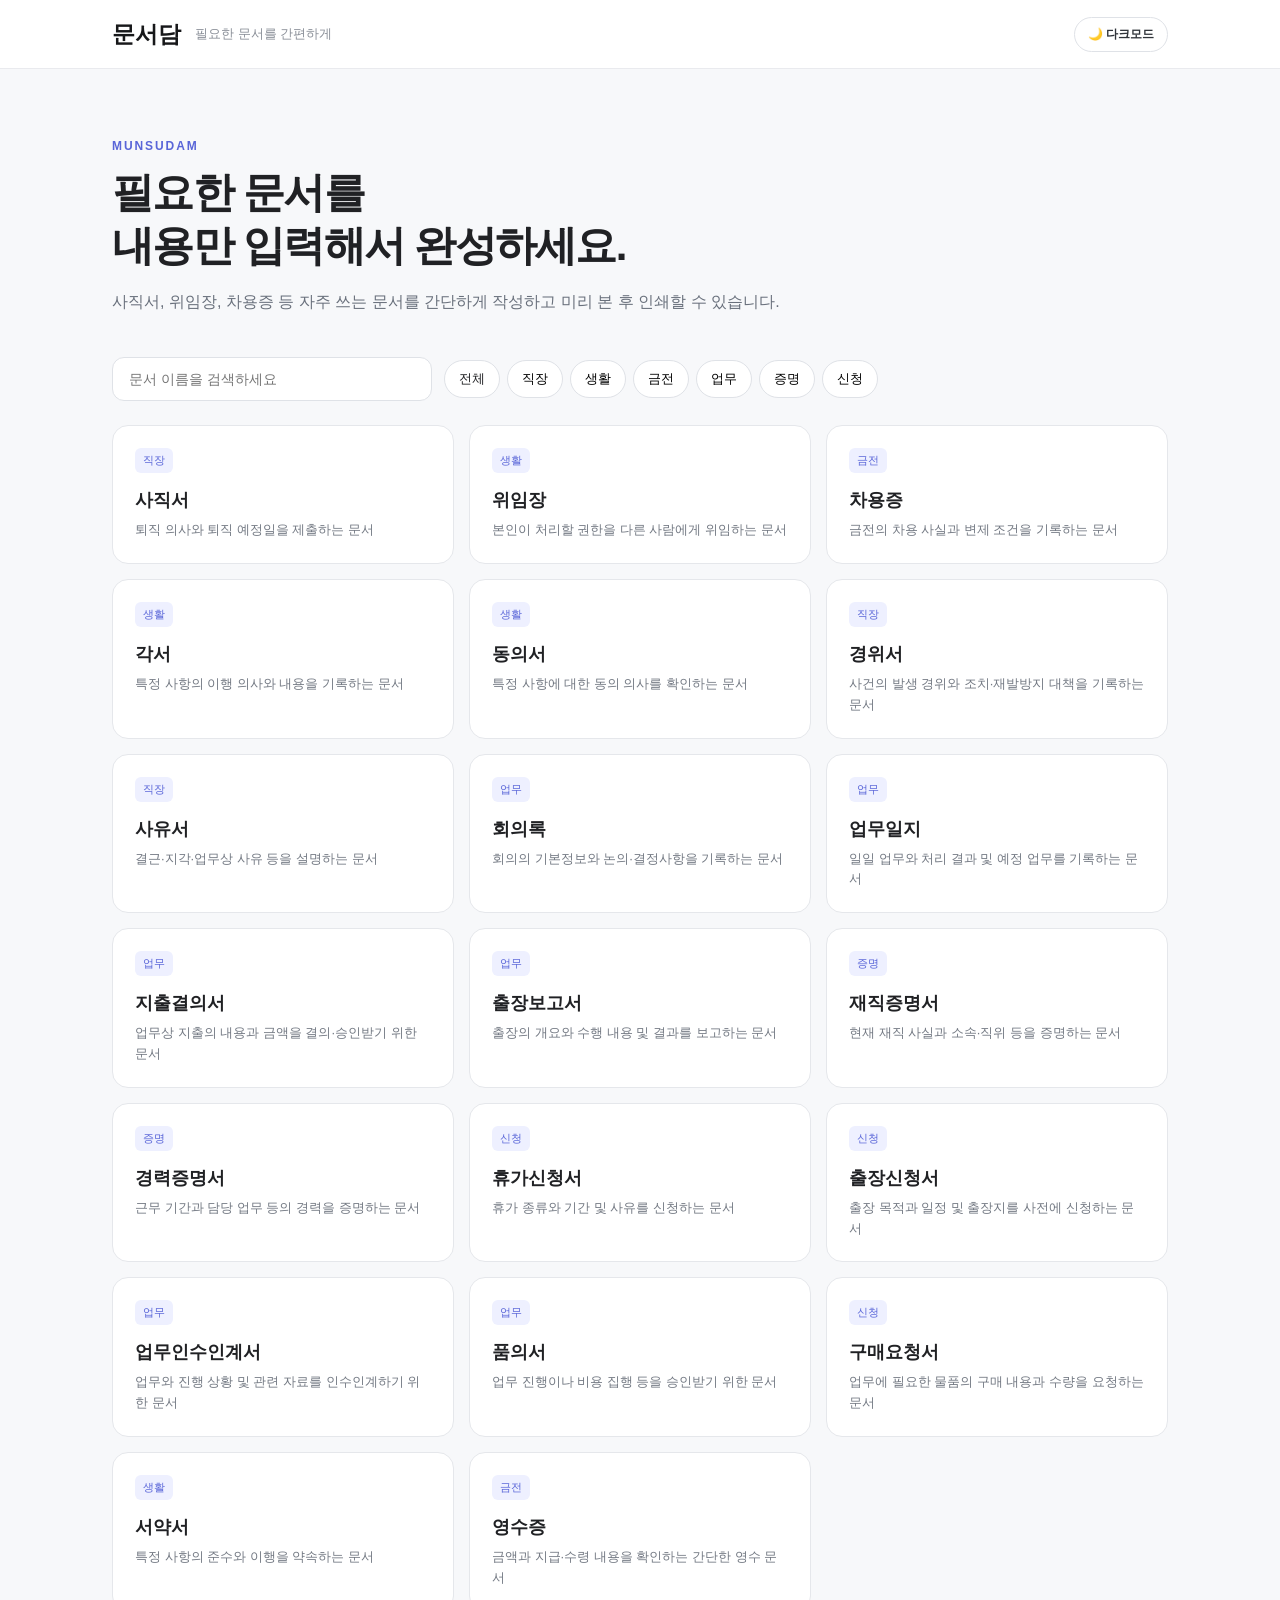
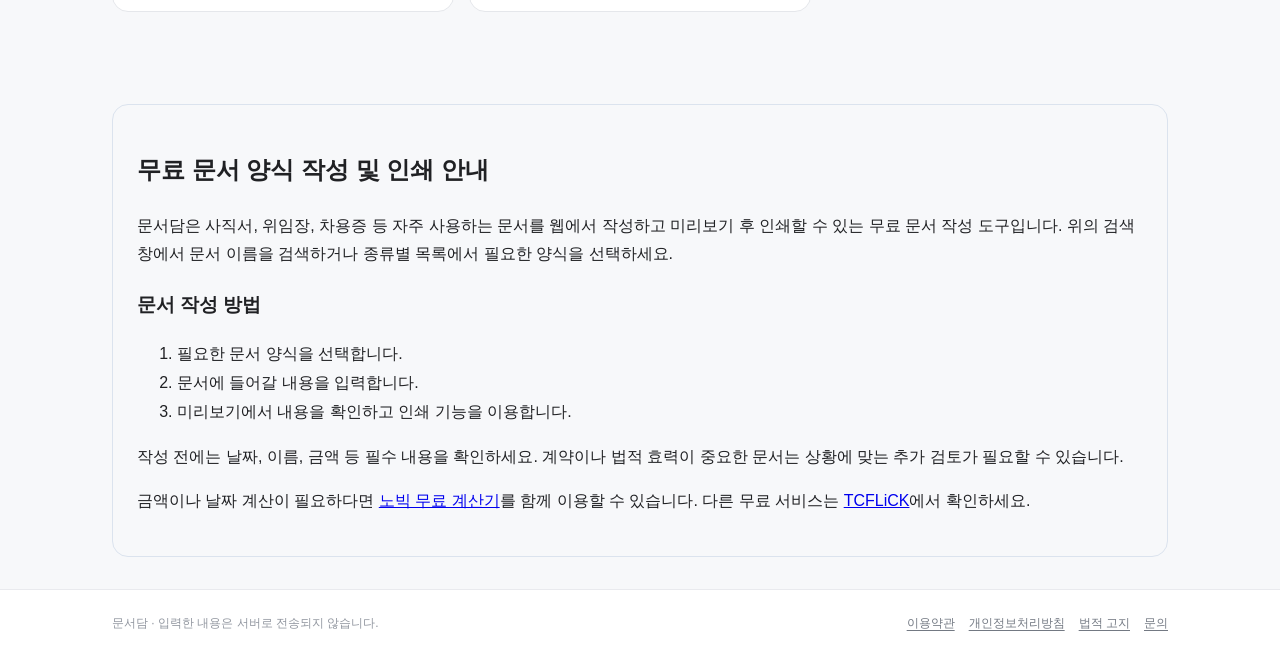
<file: index.html>
<!doctype html>
<html lang="ko">
<head>
<meta charset="UTF-8">
<meta name="viewport" content="width=device-width,initial-scale=1">
<meta name="robots" content="index,follow">
<meta name="google-site-verification" content="hAHkcvWFhoATFOdphua3yECySUCnJXT2IC9gfm0cYew" />
<meta name="naver-site-verification" content="61375bac804bb3dd9c718bdac28cc4446628a45f" />
<link rel="canonical" href="https://munsudam.tcflick.com/">
<meta name="theme-color" content="#ffffff">
<meta name="description" content="문서담에서 영수증·견적서·거래명세서 등 필요한 문서 양식을 무료로 작성하고 미리보기와 인쇄까지 간편하게 이용하세요.">



<meta property="og:type" content="website">
<meta property="og:site_name" content="문서담">
<meta property="og:url" content="https://munsudam.tcflick.com/">
<meta property="og:title" content="문서담 | MUNSUDAM">
<meta property="og:description" content="필요한 문서를 선택하고 작성한 뒤 미리 보고 인쇄할 수 있습니다.">
<meta property="og:image:type" content="image/png">
<meta property="og:image" content="https://munsudam.tcflick.com/og-image-munsudam.png?v=20261024-2">
<meta property="og:image:width" content="1711">
<meta property="og:image:height" content="864">
<meta name="twitter:card" content="summary_large_image">
<meta name="twitter:title" content="문서담 | MUNSUDAM">
<meta name="twitter:description" content="필요한 문서를 간편하게 작성하고 미리 본 후 인쇄하세요.">
<meta name="twitter:image" content="https://munsudam.tcflick.com/og-image-munsudam.png?v=20261024-2">
<title>문서담 | 무료 영수증·견적서·거래명세서 양식 작성 및 인쇄</title>
<script type="application/ld+json">{"@context":"https://schema.org","@type":"WebApplication","name":"문서담","alternateName":"MUNSUDAM","url":"https://munsudam.tcflick.com/","description":"필요한 문서를 선택하고 내용을 입력해 문서를 작성한 뒤 미리 보고 인쇄할 수 있는 문서 양식 서비스.","applicationCategory":"BusinessApplication","operatingSystem":"Web","inLanguage":"ko-KR"}</script>
<link rel="stylesheet" href="style.css">
<link rel="icon" type="image/png" href="/%ED%8C%8C%EB%9E%80%20%EB%B0%B0%EA%B2%BD%EC%9D%98%20%EB%AC%B8%EC%84%9C%EC%99%80%20%EA%B9%83%ED%84%B8%20%EC%95%84%EC%9D%B4%EC%BD%98.png">
<link rel="apple-touch-icon" sizes="64x64" href="/%ED%8C%8C%EB%9E%80%20%EB%B0%B0%EA%B2%BD%EC%9D%98%20%EB%AC%B8%EC%84%9C%EC%99%80%20%EA%B9%83%ED%84%B8%20%EC%95%84%EC%9D%B4%EC%BD%98.png">

<script async src="https://pagead2.googlesyndication.com/pagead/js/adsbygoogle.js?client=ca-pub-6943939077344765" crossorigin="anonymous"></script>
</head>
<body>
<header class="header"><div class="wrap nav"><a class="brand" href="#">문서담</a><span class="tag">필요한 문서를 간편하게</span><button id="themeToggle" class="theme-toggle" type="button" aria-label="다크모드 전환">🌙 다크모드</button></div></header>
<main id="main-content" class="wrap">
<section class="hero"><p class="eyebrow">MUNSUDAM</p><h1>필요한 문서를<br><strong>내용만 입력해서 완성하세요.</strong></h1><p>사직서, 위임장, 차용증 등 자주 쓰는 문서를 간단하게 작성하고 미리 본 후 인쇄할 수 있습니다.</p></section>
<section class="toolbar"><input id="search" type="search" placeholder="문서 이름을 검색하세요"><div id="categories" class="categories"></div></section>
<section id="cards" class="cards"></section>
<section id="editor" class="editor hidden"></section>

<section class="seo-guide" aria-labelledby="document-guide-title" style="margin:32px 0;padding:24px;border:1px solid #dbe3ee;border-radius:16px;line-height:1.8">
<h2 id="document-guide-title">무료 문서 양식 작성 및 인쇄 안내</h2>
<p>문서담은 사직서, 위임장, 차용증 등 자주 사용하는 문서를 웹에서 작성하고 미리보기 후 인쇄할 수 있는 무료 문서 작성 도구입니다. 위의 검색창에서 문서 이름을 검색하거나 종류별 목록에서 필요한 양식을 선택하세요.</p>
<h3>문서 작성 방법</h3>
<ol><li>필요한 문서 양식을 선택합니다.</li><li>문서에 들어갈 내용을 입력합니다.</li><li>미리보기에서 내용을 확인하고 인쇄 기능을 이용합니다.</li></ol>
<p>작성 전에는 날짜, 이름, 금액 등 필수 내용을 확인하세요. 계약이나 법적 효력이 중요한 문서는 상황에 맞는 추가 검토가 필요할 수 있습니다.</p>
<p>금액이나 날짜 계산이 필요하다면 <a href="https://noviq.tcflick.com/">노빅 무료 계산기</a>를 함께 이용할 수 있습니다. 다른 무료 서비스는 <a href="https://tcflick.com/">TCFLiCK</a>에서 확인하세요.</p>
</section>
</main>
<footer><div class="wrap footer-inner"><span>문서담 · 입력한 내용은 서버로 전송되지 않습니다.</span><div class="legal-links"><a href="/terms" onclick="if (typeof openLegal === 'function') { event.preventDefault(); openLegal('terms'); }">이용약관</a><a href="/privacy" onclick="if (typeof openLegal === 'function') { event.preventDefault(); openLegal('privacy'); }">개인정보처리방침</a><button type="button" onclick="openLegal('notice')">법적 고지</button><a href="/contact" onclick="if (typeof openLegal === 'function') { event.preventDefault(); openLegal('contact'); }">문의</a></div></div></footer>
<div id="legalModal" class="legal-modal hidden" role="dialog" aria-modal="true" aria-labelledby="legalTitle">
  <div class="legal-backdrop" onclick="closeLegal()"></div>
  <section class="legal-panel">
    <button class="legal-close" type="button" onclick="closeLegal()" aria-label="닫기">×</button>
    <h2 id="legalTitle"></h2>
    <div id="legalContent"></div>
  </section>
</div>
<script src="script.js"></script>
</body>
</html>
</file>
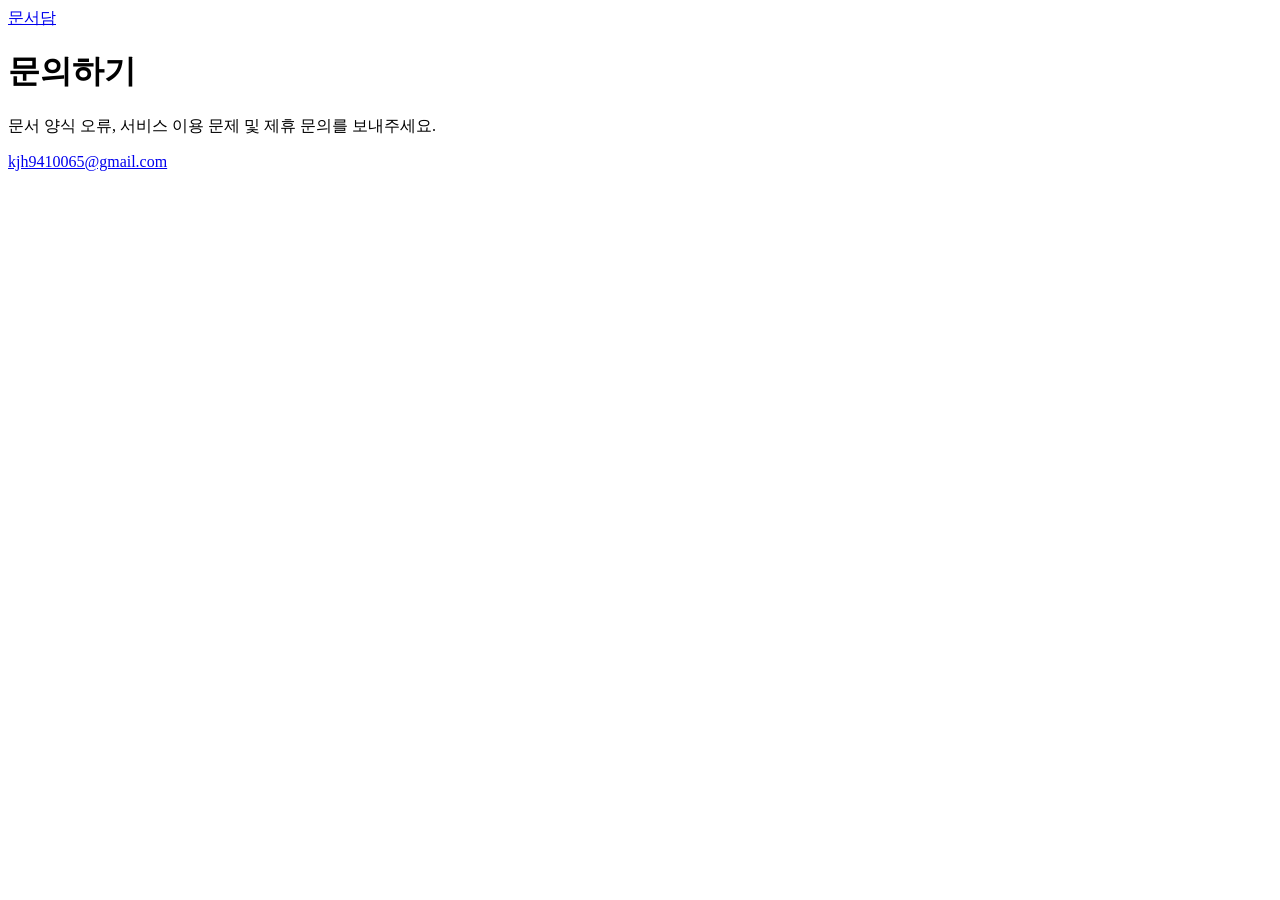
<file: contact.html>
<!doctype html><html lang="ko"><head><meta charset="utf-8"><meta name="viewport" content="width=device-width,initial-scale=1"><title>문의하기 | 문서담</title><link rel="canonical" href="https://munsudam.tcflick.com/contact"><meta name="description" content="문서담 서비스 문의 및 오류 제보"><link rel="icon" href="/favicon.svg" type="image/svg+xml"></head><body><main><a href="/">문서담</a><h1>문의하기</h1><p>문서 양식 오류, 서비스 이용 문제 및 제휴 문의를 보내주세요.</p><p><a href="mailto:kjh9410065@gmail.com">kjh9410065@gmail.com</a></p></main></body></html>
</file>
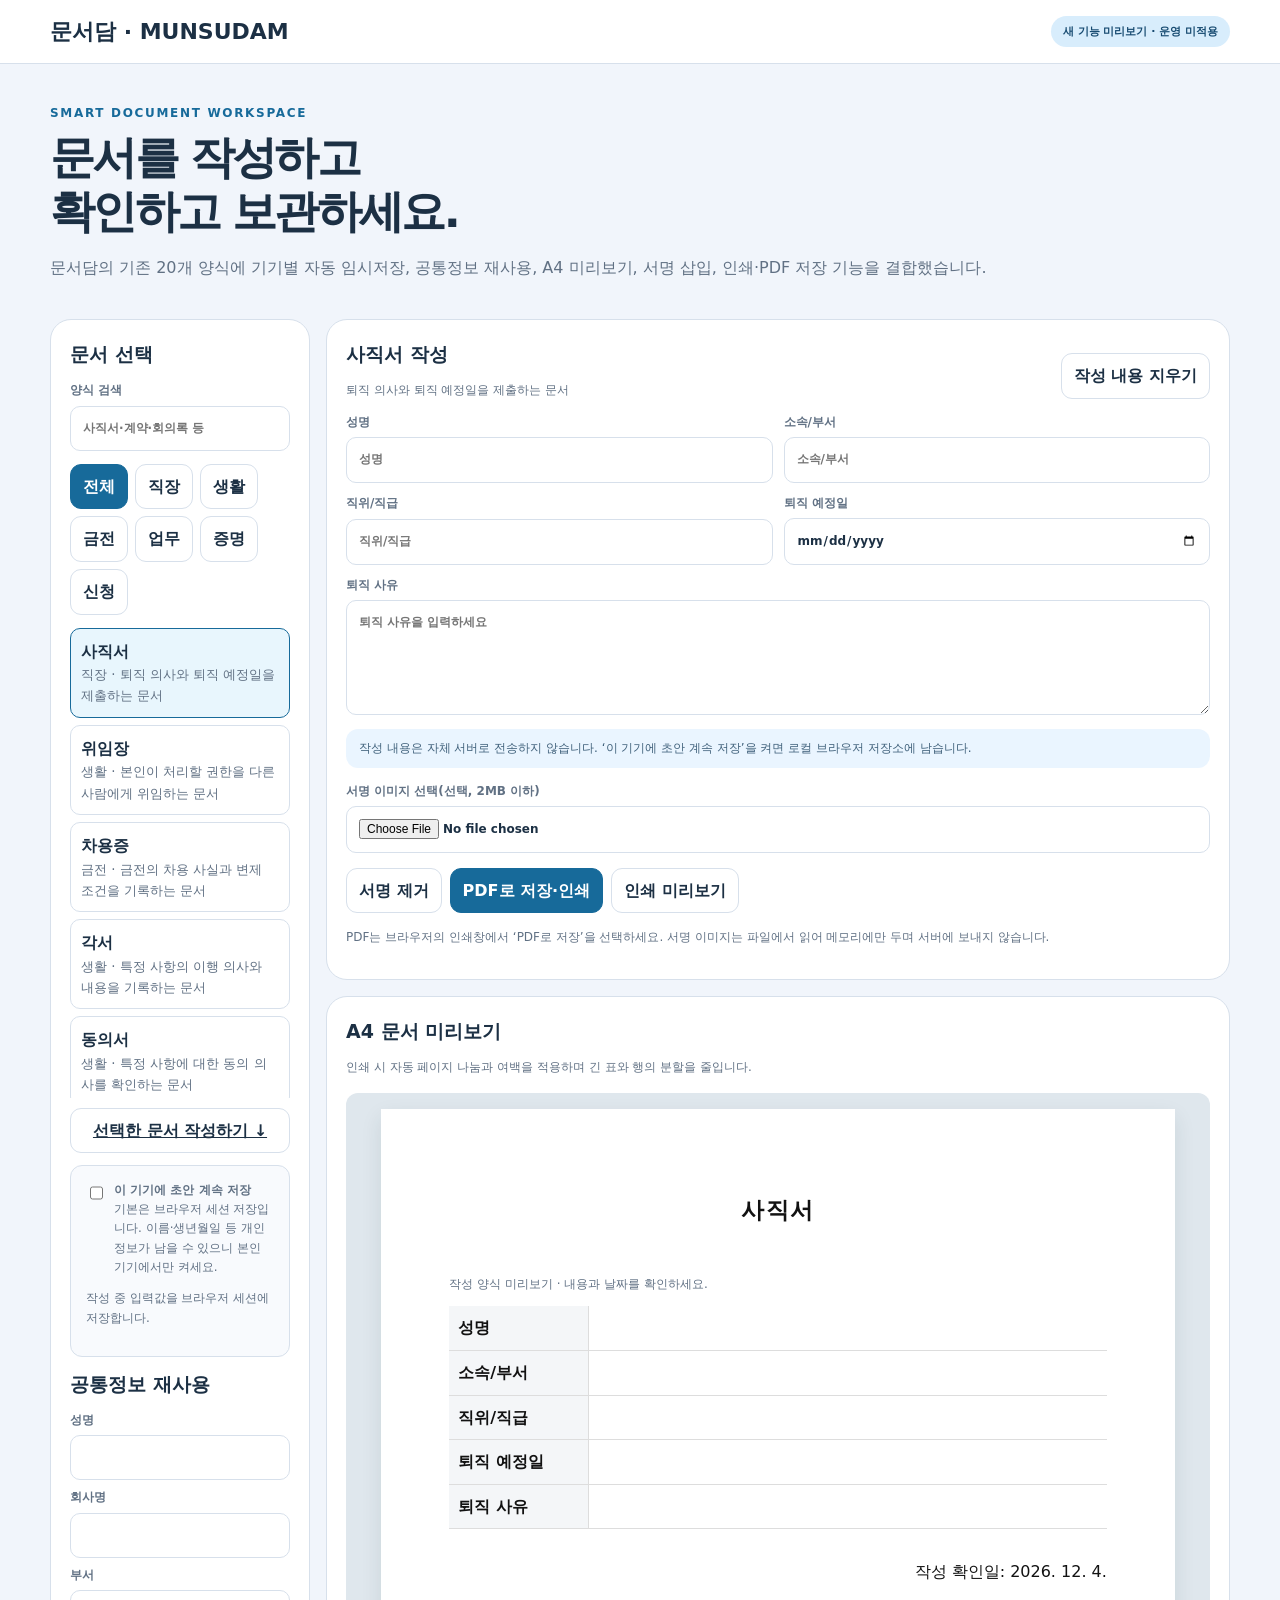
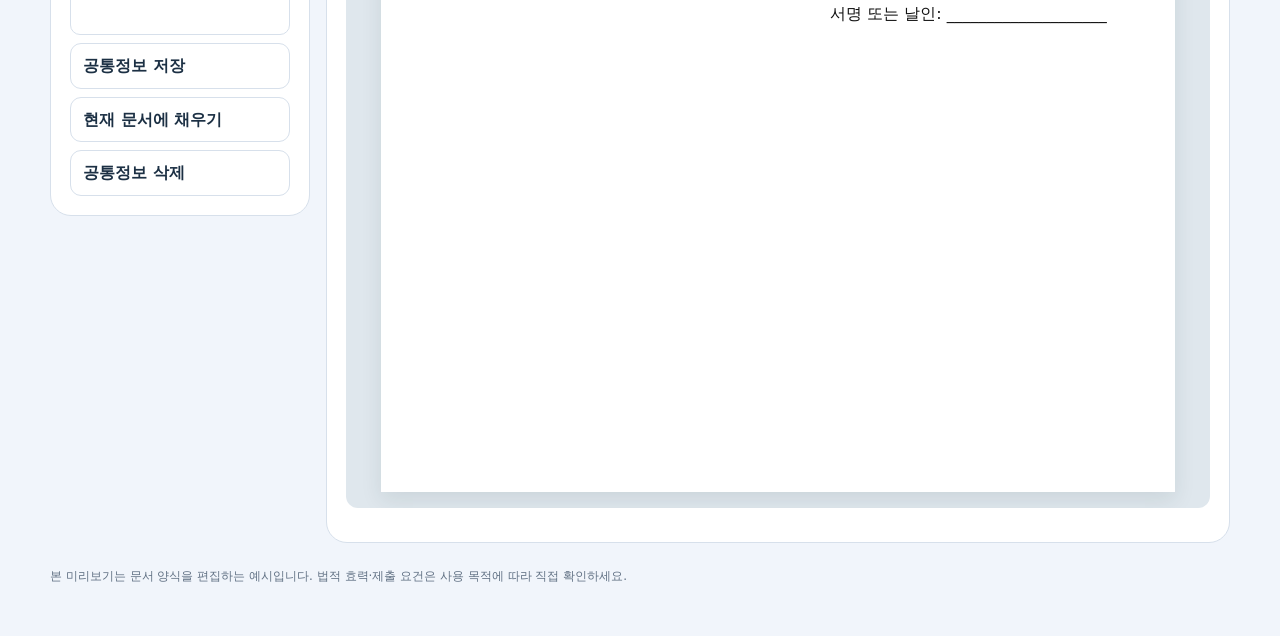
<file: feature-preview.html>
<!doctype html><html lang="ko"><head><meta charset="utf-8"><meta name="viewport" content="width=device-width,initial-scale=1"><meta name="robots" content="noindex,nofollow"><title>문서담 · 자동저장·PDF·서명 미리보기</title><style>:root{--paper:#fff;--bg:#f1f5fb;--ink:#1c3044;--sub:#617184;--line:#d7e0eb;--accent:#176a9a}*{box-sizing:border-box}html{overflow-x:hidden}body{margin:0;background:var(--bg);color:var(--ink);font-family:system-ui,-apple-system,"Noto Sans KR",sans-serif;line-height:1.6}button,input,select,textarea{font:inherit}button{cursor:pointer;min-height:44px}.wrap{width:min(1180px,calc(100% - 36px));margin:auto}.top{background:#fff;border-bottom:1px solid var(--line);padding:14px 0}.top .wrap{display:flex;align-items:center;justify-content:space-between;gap:12px;flex-wrap:wrap}.brand{font-weight:900;font-size:22px}.badge{font-size:11px;padding:7px 12px;background:#d8edfc;border-radius:30px;font-weight:800;color:#174b71}.hero{padding:40px 0 22px}.hero h1{font-size:clamp(29px,5vw,45px);margin:8px 0;letter-spacing:-.06em;line-height:1.2}.hero p{color:var(--sub)}.eyebrow{font-size:12px;letter-spacing:.14em;font-weight:900;color:var(--accent)}.layout{display:grid;grid-template-columns:260px minmax(0,1fr);gap:16px;align-items:start}.panel{min-width:0;background:white;border:1px solid var(--line);border-radius:21px;padding:19px}.panel h2{margin:0 0 12px;font-size:19px}.control{display:grid;gap:5px;font-size:12px;color:var(--sub);font-weight:800}.control input,.control textarea,.control select{min-width:0;width:100%;padding:12px;border:1px solid var(--line);border-radius:10px;color:var(--ink);background:white}.control textarea{min-height:115px;resize:vertical}.chips{display:flex;flex-wrap:wrap;gap:7px;margin:13px 0}.chip,.btn{border:1px solid var(--line);border-radius:11px;background:white;color:var(--ink);font-weight:800;padding:9px 12px}.chip.active,.btn.primary{background:var(--accent);border-color:var(--accent);color:white}.docs{display:grid;gap:7px;max-height:470px;overflow:auto}.docs button{border:1px solid var(--line);border-radius:10px;background:white;text-align:left;padding:10px;color:var(--ink)}.docs button.active{border-color:var(--accent);background:#e8f6fd}.docs small{display:block;color:var(--sub)}.fields{display:grid;grid-template-columns:repeat(2,minmax(0,1fr));gap:11px}.fields .wide{grid-column:1/-1}.actions{display:flex;flex-wrap:wrap;gap:8px;margin:15px 0}.notice{padding:10px 13px;border-radius:12px;background:#eaf5ff;color:#41627c;font-size:12px;margin:14px 0}.privacy{padding:15px;border-radius:12px;background:#f8fafd;border:1px solid var(--line);margin:12px 0;font-size:12px;color:var(--sub)}.privacy label{display:flex;gap:8px;align-items:start}.privacy input{width:18px;height:18px}.sheet-frame{overflow:auto;background:#dfe7ed;border-radius:12px;padding:16px;margin:15px 0}.sheet{width:min(100%,210mm);min-height:260mm;background:#fff;color:#121212;padding:18mm;margin:0 auto;box-shadow:0 8px 20px #162e3519}.sheet h2{font-size:23px;text-align:center;letter-spacing:.07em;margin:4mm 0 12mm}.sheet .row{display:grid;grid-template-columns:140px minmax(0,1fr);border-bottom:1px solid #ddd;min-height:43px;break-inside:avoid}.sheet .row strong,.sheet .row span{padding:9px;overflow-wrap:anywhere}.sheet .row strong{background:#f4f6f8;border-right:1px solid #ddd}.sheet .signature{max-height:65px;max-width:190px;object-fit:contain}.sheet .stamp{margin-top:30px;text-align:right}.hint{font-size:12px;color:var(--sub);line-height:1.65}.footer{font-size:12px;color:var(--sub);padding:24px 0 50px}.profile{display:grid;gap:8px}.profile button{text-align:left}.summary{display:flex;gap:10px;justify-content:space-between;flex-wrap:wrap;align-items:center}@media(max-width:860px){.layout{grid-template-columns:225px minmax(0,1fr)}.fields{grid-template-columns:1fr}.sheet{padding:10mm}}@media(max-width:650px){.layout{grid-template-columns:1fr}.wrap{width:calc(100% - 24px)}.hero{padding:27px 0 14px}.docs{max-height:190px;grid-template-columns:1fr 1fr}.panel{padding:15px}.fields{grid-template-columns:1fr 1fr}.sheet-frame{padding:8px}.sheet{min-height:220mm;padding:8mm}.sheet .row{grid-template-columns:90px minmax(0,1fr);font-size:12px}}@media(max-width:419px){.docs,.fields{grid-template-columns:1fr}.sheet{padding:5mm}.sheet .row{grid-template-columns:79px minmax(0,1fr);font-size:11px}.sheet .row strong,.sheet .row span{padding:6px}.actions .btn{flex:1}}@media(max-width:319px){.wrap{width:calc(100% - 14px)}.panel{padding:11px}.hero h1{font-size:25px}.sheet{padding:4mm}}@page{size:A4;margin:12mm}@media print{body{background:white}.top,.hero,.sidebar,.editor,.actions,.privacy,.footer,.notice{display:none!important}.wrap,.layout{width:100%;display:block}.panel{padding:0;border:0}.sheet-frame{margin:0;padding:0;background:#fff;overflow:visible}.sheet{width:100%;min-height:auto;box-shadow:none;padding:0;border:0}.sheet .row{break-inside:avoid}.sheet section{break-inside:avoid}}</style></head><body><div class="top"><div class="wrap"><strong class="brand">문서담 · MUNSUDAM</strong><span class="badge">새 기능 미리보기 · 운영 미적용</span></div></div><main class="wrap"><header class="hero"><div class="eyebrow">SMART DOCUMENT WORKSPACE</div><h1>문서를 작성하고<br>확인하고 보관하세요.</h1><p>문서담의 기존 20개 양식에 기기별 자동 임시저장, 공통정보 재사용, A4 미리보기, 서명 삽입, 인쇄·PDF 저장 기능을 결합했습니다.</p></header><div class="layout"><aside class="panel sidebar"><h2>문서 선택</h2><label class="control">양식 검색<input id="search" type="search" placeholder="사직서·계약·회의록 등"></label><div id="categories" class="chips"></div><div id="docs" class="docs"></div><a class="btn" style="display:block;text-align:center;margin:10px 0" href="#docTitle">선택한 문서 작성하기 ↓</a><div class="privacy"><label><input id="persistent" type="checkbox"> <span><b>이 기기에 초안 계속 저장</b><br>기본은 브라우저 세션 저장입니다. 이름·생년월일 등 개인정보가 남을 수 있으니 본인 기기에서만 켜세요.</span></label><p id="savedState" class="hint"></p></div><h2>공통정보 재사용</h2><div class="profile"><label class="control">성명<input id="profileName" autocomplete="off"></label><label class="control">회사명<input id="profileCompany" autocomplete="off"></label><label class="control">부서<input id="profileDepartment" autocomplete="off"></label><button class="btn" id="profileSave">공통정보 저장</button><button class="btn" id="profileApply">현재 문서에 채우기</button><button class="btn" id="profileDelete">공통정보 삭제</button></div></aside><div><section class="panel editor"><div class="summary"><div><h2 id="docTitle">양식 작성</h2><p class="hint" id="docSub"></p></div><button class="btn" id="clear">작성 내용 지우기</button></div><div id="fields" class="fields"></div><div class="notice">작성 내용은 자체 서버로 전송하지 않습니다. ‘이 기기에 초안 계속 저장’을 켜면 로컬 브라우저 저장소에 남습니다.</div><label class="control">서명 이미지 선택(선택, 2MB 이하)<input type="file" accept="image/png,image/jpeg,image/webp" id="sign"></label><div class="actions"><button class="btn" id="signClear">서명 제거</button><button class="btn primary" id="pdf">PDF로 저장·인쇄</button><button class="btn" id="print">인쇄 미리보기</button></div><p class="hint">PDF는 브라우저의 인쇄창에서 ‘PDF로 저장’을 선택하세요. 서명 이미지는 파일에서 읽어 메모리에만 두며 서버에 보내지 않습니다.</p></section><section class="panel" style="margin-top:16px"><h2>A4 문서 미리보기</h2><p class="hint">인쇄 시 자동 페이지 나눔과 여백을 적용하며 긴 표와 행의 분할을 줄입니다.</p><div class="sheet-frame"><article id="sheet" class="sheet" aria-live="polite"></article></div></section></div></div><footer class="footer">본 미리보기는 문서 양식을 편집하는 예시입니다. 법적 효력·제출 요건은 사용 목적에 따라 직접 확인하세요.</footer></main><script>
const docs = [
  {id:"resignation", name:"사직서", cat:"직장", desc:"퇴직 의사와 퇴직 예정일을 제출하는 문서", keywords:"퇴직 사직 퇴사 사직원 resignation", fields:[["name","성명","text"],["department","소속/부서","text"],["position","직위/직급","text"],["date","퇴직 예정일","date"],["reason","퇴직 사유","textarea"]]},
  {id:"power", name:"위임장", cat:"생활", desc:"본인이 처리할 권한을 다른 사람에게 위임하는 문서", keywords:"위임 위임인 수임인 대리인 권한 위임장", fields:[["grantor","위임인 성명","text"],["grantorBirth","위임인 생년월일","text"],["grantorAddress","위임인 주소","text"],["grantee","수임인 성명","text"],["granteeBirth","수임인 생년월일","text"],["granteeAddress","수임인 주소","text"],["relation","위임인과의 관계","text"],["purpose","위임 내용","textarea"],["date","작성일","date"]]},
  {id:"loan", name:"차용증", cat:"금전", desc:"금전의 차용 사실과 변제 조건을 기록하는 문서", keywords:"차용 돈 금전 대여 채무 채권 빌린돈 차용증", fields:[["lender","채권자","text"],["borrower","채무자","text"],["amount","차용 금액","number"],["due","변제 예정일","date"],["interest","이자 조건","text"],["repayMethod","변제 방법","text"],["date","작성일","date"]]},
  {id:"agreement", name:"각서", cat:"생활", desc:"특정 사항의 이행 의사와 내용을 기록하는 문서", keywords:"각서 약속 이행 서약 확인 각서", fields:[["writer","작성자","text"],["title","각서 제목","text"],["content","각서 내용","textarea"],["date","작성일","date"]]},
  {id:"consent", name:"동의서", cat:"생활", desc:"특정 사항에 대한 동의 의사를 확인하는 문서", keywords:"동의 동의서 승인 허가 개인정보 동의", fields:[["name","성명","text"],["subject","동의 사항","text"],["content","동의 내용","textarea"],["date","작성일","date"]]},
  {id:"report", name:"경위서", cat:"직장", desc:"사건의 발생 경위와 조치·재발방지 대책을 기록하는 문서", keywords:"경위 사건 사고 육하원칙 발생경위 조치 대책 재발방지", fields:[["name","작성자","text"],["department","소속/부서","text"],["title","사건명","text"],["when","발생 일시","text"],["where","발생 장소","text"],["who","관련자","text"],["what","사건 내용","textarea"],["how","발생 경위","textarea"],["action","조치 및 결과","textarea"],["prevention","개선 및 재발 방지 대책","textarea"],["date","작성일","date"]]},
  {id:"reason", name:"사유서", cat:"직장", desc:"결근·지각·업무상 사유 등을 설명하는 문서", keywords:"사유 결근 지각 설명 사유서", fields:[["name","성명","text"],["department","소속/부서","text"],["title","사유 제목","text"],["date","발생일","date"],["reason","사유 내용","textarea"],["action","후속 조치 또는 요청사항","textarea"],["writeDate","작성일","date"]]},
  {id:"meeting", name:"회의록", cat:"업무", desc:"회의의 기본정보와 논의·결정사항을 기록하는 문서", keywords:"회의 회의록 미팅 안건 참석자 의결 결정 회의록", fields:[["title","회의명","text"],["date","회의일","date"],["time","회의 시간","text"],["place","회의 장소","text"],["attendees","참석자","text"],["agenda","회의 안건","textarea"],["discussion","주요 논의 내용","textarea"],["result","결정 사항","textarea"],["next","후속 조치 및 담당","textarea"]]},
  {id:"worklog", name:"업무일지", cat:"업무", desc:"일일 업무와 처리 결과 및 예정 업무를 기록하는 문서", keywords:"업무 일지 업무일지 근무 작업 기록 일일업무", fields:[["name","작성자","text"],["department","부서","text"],["date","작성일","date"],["today","오늘의 업무","textarea"],["result","업무 결과","textarea"],["issue","문제점 및 특이사항","textarea"],["tomorrow","향후 업무","textarea"]]},
  {id:"expense", name:"지출결의서", cat:"업무", desc:"업무상 지출의 내용과 금액을 결의·승인받기 위한 문서", keywords:"지출 결의 비용 경비 결재 지출결의서", fields:[["name","작성자","text"],["department","부서","text"],["date","작성일","date"],["total","총 지출 금액","number"],["purpose","지출 목적","textarea"],["details","지출 내역","textarea"],["evidence","첨부 증빙","text"]]},
  {id:"travel", name:"출장보고서", cat:"업무", desc:"출장의 개요와 수행 내용 및 결과를 보고하는 문서", keywords:"출장 보고 출장보고서 방문 업무 결과 출장보고", fields:[["name","작성자","text"],["department","소속/부서","text"],["destination","출장지","text"],["date","출장일","date"],["purpose","출장 목적","textarea"],["activities","주요 수행 내용","textarea"],["result","출장 결과","textarea"],["followup","후속 조치","textarea"]]},
  {id:"employment", name:"재직증명서", cat:"증명", desc:"현재 재직 사실과 소속·직위 등을 증명하는 문서", keywords:"재직 재직증명 증명서 회사 직장 소속 직위", fields:[["company","회사명","text"],["name","성명","text"],["birth","생년월일","text"],["department","소속/부서","text"],["position","직위/직급","text"],["joinDate","입사일","date"],["purpose","용도","text"],["date","발급일","date"]]},
  {id:"career", name:"경력증명서", cat:"증명", desc:"근무 기간과 담당 업무 등의 경력을 증명하는 문서", keywords:"경력 경력증명 증명서 근무기간 담당업무 퇴직", fields:[["company","회사명","text"],["name","성명","text"],["birth","생년월일","text"],["department","소속/부서","text"],["position","직위/직급","text"],["joinDate","입사일","date"],["leaveDate","퇴사일","date"],["work","담당 업무","textarea"],["purpose","용도","text"],["date","발급일","date"]]},
  {id:"leave", name:"휴가신청서", cat:"신청", desc:"휴가 종류와 기간 및 사유를 신청하는 문서", keywords:"휴가 연차 휴가신청 휴가원 연차신청 신청서", fields:[["name","성명","text"],["department","소속/부서","text"],["position","직위/직급","text"],["type","휴가 종류","text"],["start","시작일","date"],["end","종료일","date"],["days","휴가 일수","number"],["reason","휴가 사유","textarea"],["date","신청일","date"]]},
  {id:"businessTripApply", name:"출장신청서", cat:"신청", desc:"출장 목적과 일정 및 출장지를 사전에 신청하는 문서", keywords:"출장 출장신청 출장신청서 출장계획 출장지", fields:[["name","성명","text"],["department","소속/부서","text"],["destination","출장지","text"],["start","출장 시작일","date"],["end","출장 종료일","date"],["purpose","출장 목적","textarea"],["companion","동행자","text"],["expense","예상 경비","number"],["date","신청일","date"]]},
  {id:"handover", name:"업무인수인계서", cat:"업무", desc:"업무와 진행 상황 및 관련 자료를 인수인계하기 위한 문서", keywords:"인수인계 업무인수인계 인계 인수 업무자료 퇴사", fields:[["giver","인계자","text"],["receiver","인수자","text"],["department","소속/부서","text"],["date","인계일","date"],["work","담당 업무","textarea"],["progress","진행 중인 업무","textarea"],["schedule","향후 일정","textarea"],["documents","관련 자료 및 위치","textarea"],["note","특이사항","textarea"]]},
  {id:"approval", name:"품의서", cat:"업무", desc:"업무 진행이나 비용 집행 등을 승인받기 위한 문서", keywords:"품의 품의서 결재 승인 업무 비용 구매 기안", fields:[["title","품의 제목","text"],["name","작성자","text"],["department","부서","text"],["date","작성일","date"],["purpose","품의 목적","textarea"],["details","주요 내용","textarea"],["amount","예상 금액","number"],["request","요청 사항","textarea"]]},
  {id:"purchase", name:"구매요청서", cat:"신청", desc:"업무에 필요한 물품의 구매 내용과 수량을 요청하는 문서", keywords:"구매 구매요청 물품 구매신청 비품 소모품", fields:[["name","요청자","text"],["department","부서","text"],["date","요청일","date"],["item","품목","text"],["quantity","수량","number"],["amount","예상 금액","number"],["purpose","사용 목적","textarea"],["details","상세 요청 내용","textarea"]]},
  {id:"pledge", name:"서약서", cat:"생활", desc:"특정 사항의 준수와 이행을 약속하는 문서", keywords:"서약 서약서 준수 약속 보안 비밀유지 확약", fields:[["name","성명","text"],["department","소속/부서","text"],["subject","서약 사항","text"],["content","서약 내용","textarea"],["date","작성일","date"]]},
  {id:"receipt", name:"영수증", cat:"금전", desc:"금액과 지급·수령 내용을 확인하는 간단한 영수 문서", keywords:"영수증 수령 금액 거래 결제 영수", fields:[["recipient","받는 사람","text"],["payer","지급자","text"],["amount","금액","number"],["content","거래 내용","textarea"],["date","작성일","date"]]}
];;
const $=id=>document.getElementById(id), S="munsudam-preview-",PROFILE=S+"profile",OPT=S+"persistent-enabled";
const esc=x=>String(x??"").replace(/[&<>"']/g,c=>({"&":"&amp;","<":"&lt;",">":"&gt;",'"':"&quot;","'":"&#39;"}[c]));
let active=docs[0],cat="전체",signature="";
function persistent(){return $("persistent").checked}
function key(id){return S+"draft-"+id}
function values(){const out={};for(const [id] of active.fields)out[id]=$("f-"+id)?.value||"";return out}
function store(){const data=JSON.stringify(values());try{sessionStorage.setItem(key(active.id),data)}catch{}if(persistent())try{localStorage.setItem(key(active.id),data)}catch{}$("savedState").textContent="현재 기기에 임시저장됨"}
function restore(){const id=key(active.id);try{return JSON.parse((persistent()?localStorage.getItem(id):"")||sessionStorage.getItem(id)||"{}")}catch{return{}}}
function drawChoices(){const s=$("search").value.trim().normalize("NFKC").toLowerCase();const choices=docs.filter(x=>(cat==="전체"||x.cat===cat)&&(!s||(x.name+" "+x.desc+" "+x.keywords).normalize("NFKC").toLowerCase().includes(s)));$("docs").innerHTML=choices.map(x=>'<button type="button" data-doc="'+esc(x.id)+'" class="'+(active.id===x.id?"active":"")+'"><b>'+esc(x.name)+'</b><small>'+esc(x.cat)+' · '+esc(x.desc)+'</small></button>').join("")||'<p class="hint">검색 결과가 없습니다.</p>'}
function choose(id, jumpToEditor=false){const next=docs.find(x=>x.id===id);if(!next)return;active=next;const draft=restore();$("docTitle").textContent=next.name+" 작성";$("docSub").textContent=next.desc;
 $("fields").innerHTML=next.fields.map(([id,label,type])=>'<label class="control '+(type==="textarea"?"wide":"")+'">'+esc(label)+(type==="textarea"?'<textarea id="f-'+esc(id)+'" placeholder="'+esc(label)+'을 입력하세요"></textarea>':'<input id="f-'+esc(id)+'" type="'+esc(type)+'" placeholder="'+esc(label)+'">')+'</label>').join("");
 for(const [id] of next.fields){const el=$("f-"+id);if(el&&draft[id]!=null)el.value=draft[id]}
 $("savedState").textContent="작성 중 입력값을 브라우저 세션에 저장합니다.";drawChoices();preview();if(jumpToEditor&&window.innerWidth<=650)$("docTitle").scrollIntoView({behavior:"smooth",block:"start"});}
function preview(){
 const v=values(),now=new Date().toLocaleDateString("ko-KR");
 $("sheet").innerHTML='<h2>'+esc(active.name)+'</h2><p class="hint">작성 양식 미리보기 · 내용과 날짜를 확인하세요.</p>'+active.fields.map(([id,label,type])=>'<div class="row"><strong>'+esc(label)+'</strong><span>'+esc(v[id]||" ").replace(/\n/g,"<br>")+'</span></div>').join("")+'<div class="stamp">작성 확인일: '+esc(now)+(signature?'<p><img class="signature" alt="서명 이미지" src="'+signature+'"></p>':'<p>서명 또는 날인: ____________________</p>')+'</div>';
}
function categories(){const labels=["전체",...new Set(docs.map(x=>x.cat))];$("categories").innerHTML=labels.map(x=>'<button class="chip '+(cat===x?"active":"")+'" data-cat="'+esc(x)+'">'+esc(x)+'</button>').join("")}
$("categories").onclick=e=>{const b=e.target.closest("[data-cat]");if(!b)return;cat=b.dataset.cat;categories();drawChoices()};
$("docs").onclick=e=>{const b=e.target.closest("[data-doc]");if(b)choose(b.dataset.doc,true)};
$("search").addEventListener("input",drawChoices);
$("fields").addEventListener("input",()=>{store();preview()});
$("clear").onclick=()=>{if(!confirm("현재 문서 입력값과 임시저장을 삭제할까요?"))return;try{sessionStorage.removeItem(key(active.id));localStorage.removeItem(key(active.id))}catch{};for(const x of $("fields").querySelectorAll("input,textarea"))x.value="";preview()};
$("pdf").onclick=()=>window.print();$("print").onclick=()=>window.print();
$("persistent").checked=localStorage.getItem(OPT)==="yes";
$("persistent").addEventListener("change",()=>{try{localStorage.setItem(OPT,persistent()?"yes":"no");if(persistent())store();else for(const d of docs)localStorage.removeItem(key(d.id))}catch{}$("savedState").textContent=persistent()?"이 기기의 영구 저장이 켜졌습니다. 공용 기기에서는 끄세요.":"이 기기 영구 저장을 끄고 저장된 문서 초안을 삭제했습니다."});
$("profileSave").onclick=()=>{if(!persistent()){alert("공통정보 저장은 기기에 저장하기를 켠 경우에만 가능합니다.");return}const p={name:$("profileName").value,company:$("profileCompany").value,department:$("profileDepartment").value};try{localStorage.setItem(PROFILE,JSON.stringify(p))}catch{alert("저장할 수 없습니다.")}};
$("profileApply").onclick=()=>{let p={};try{p=JSON.parse(localStorage.getItem(PROFILE)||"{}")}catch{};for(const id of ["name","company","department"]){let el=$("f-"+id);if(el&&p[id])el.value=p[id]}store();preview()};
$("profileDelete").onclick=()=>{if(confirm("이 기기의 공통정보를 삭제할까요?")){localStorage.removeItem(PROFILE);["profileName","profileCompany","profileDepartment"].forEach(id=>$(id).value="")}};
try{const p=JSON.parse(localStorage.getItem(PROFILE)||"{}");$("profileName").value=p.name||"";$("profileCompany").value=p.company||"";$("profileDepartment").value=p.department||""}catch{}
$("sign").onchange=e=>{const file=e.target.files?.[0];if(!file)return;if(!/^image\/(png|jpeg|webp)$/.test(file.type)||file.size>2*1024*1024){alert("2MB 이하 PNG/JPEG/WebP 이미지만 허용합니다.");e.target.value="";return}const reader=new FileReader();reader.onload=()=>{signature=String(reader.result);preview()};reader.readAsDataURL(file)};
$("signClear").onclick=()=>{signature="";$("sign").value="";preview()};
categories();choose(active.id);
</script></body></html>
</file>
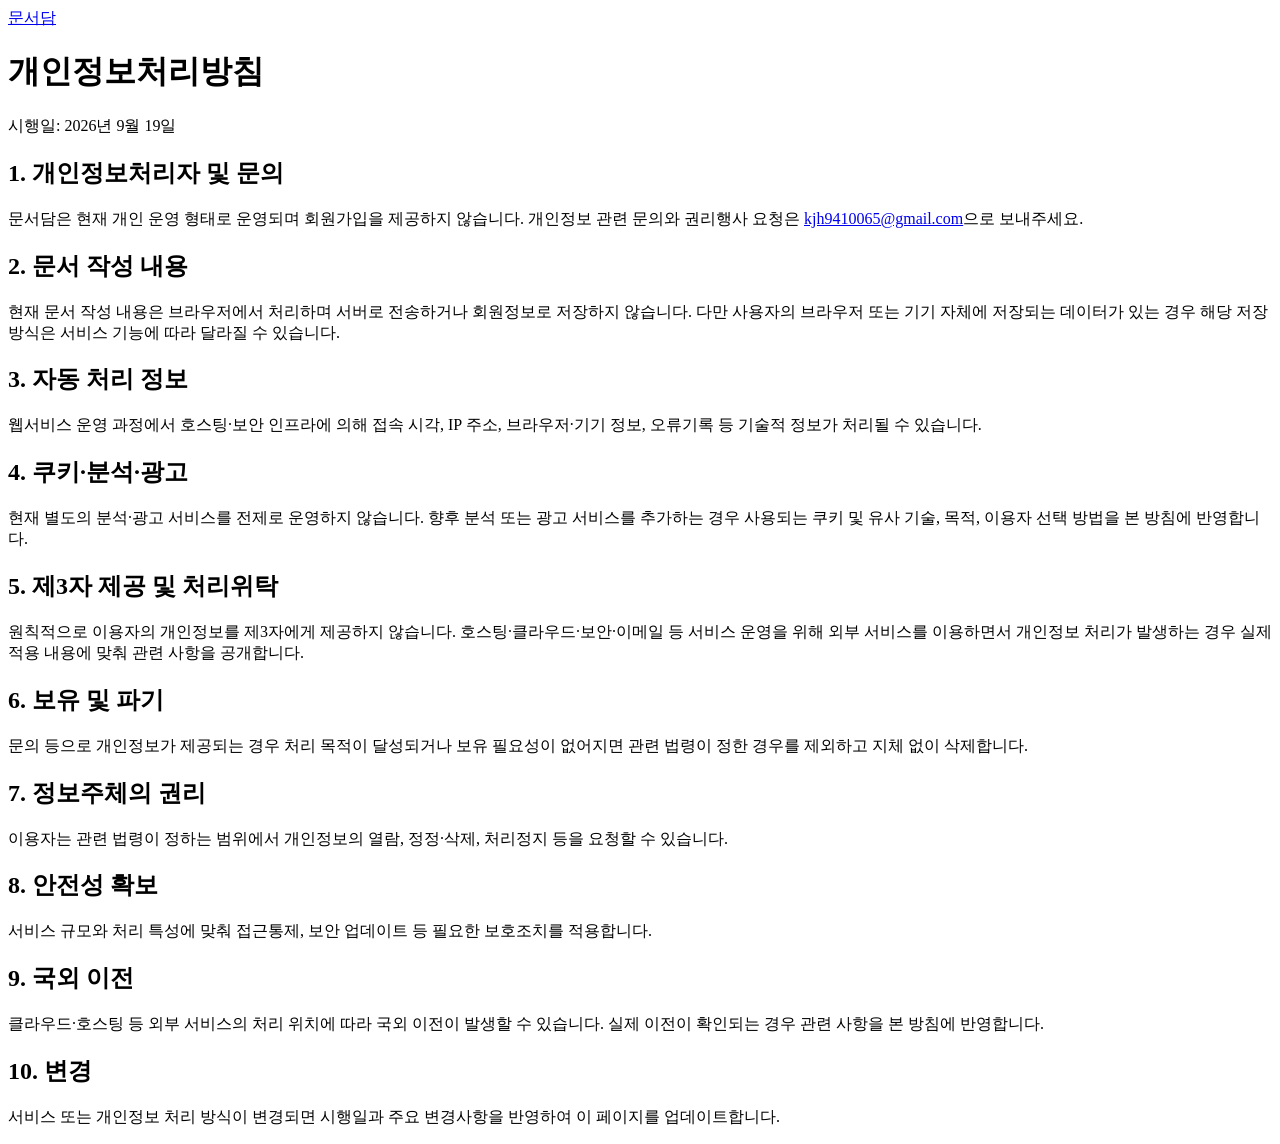
<file: privacy.html>
<!doctype html><html lang="ko"><head><meta charset="utf-8"><meta name="viewport" content="width=device-width,initial-scale=1"><title>개인정보처리방침 | 문서담</title><link rel="canonical" href="https://munsudam.tcflick.com/privacy"><meta name="description" content="문서담 개인정보처리방침"><link rel="icon" href="/favicon.svg" type="image/svg+xml"></head><body><main><a href="/">문서담</a><h1>개인정보처리방침</h1><p>시행일: 2026년 9월 19일</p>
<h2>1. 개인정보처리자 및 문의</h2><p>문서담은 현재 개인 운영 형태로 운영되며 회원가입을 제공하지 않습니다. 개인정보 관련 문의와 권리행사 요청은 <a href="mailto:kjh9410065@gmail.com">kjh9410065@gmail.com</a>으로 보내주세요.</p>
<h2>2. 문서 작성 내용</h2><p>현재 문서 작성 내용은 브라우저에서 처리하며 서버로 전송하거나 회원정보로 저장하지 않습니다. 다만 사용자의 브라우저 또는 기기 자체에 저장되는 데이터가 있는 경우 해당 저장 방식은 서비스 기능에 따라 달라질 수 있습니다.</p>
<h2>3. 자동 처리 정보</h2><p>웹서비스 운영 과정에서 호스팅·보안 인프라에 의해 접속 시각, IP 주소, 브라우저·기기 정보, 오류기록 등 기술적 정보가 처리될 수 있습니다.</p>
<h2>4. 쿠키·분석·광고</h2><p>현재 별도의 분석·광고 서비스를 전제로 운영하지 않습니다. 향후 분석 또는 광고 서비스를 추가하는 경우 사용되는 쿠키 및 유사 기술, 목적, 이용자 선택 방법을 본 방침에 반영합니다.</p>
<h2>5. 제3자 제공 및 처리위탁</h2><p>원칙적으로 이용자의 개인정보를 제3자에게 제공하지 않습니다. 호스팅·클라우드·보안·이메일 등 서비스 운영을 위해 외부 서비스를 이용하면서 개인정보 처리가 발생하는 경우 실제 적용 내용에 맞춰 관련 사항을 공개합니다.</p>
<h2>6. 보유 및 파기</h2><p>문의 등으로 개인정보가 제공되는 경우 처리 목적이 달성되거나 보유 필요성이 없어지면 관련 법령이 정한 경우를 제외하고 지체 없이 삭제합니다.</p>
<h2>7. 정보주체의 권리</h2><p>이용자는 관련 법령이 정하는 범위에서 개인정보의 열람, 정정·삭제, 처리정지 등을 요청할 수 있습니다.</p>
<h2>8. 안전성 확보</h2><p>서비스 규모와 처리 특성에 맞춰 접근통제, 보안 업데이트 등 필요한 보호조치를 적용합니다.</p>
<h2>9. 국외 이전</h2><p>클라우드·호스팅 등 외부 서비스의 처리 위치에 따라 국외 이전이 발생할 수 있습니다. 실제 이전이 확인되는 경우 관련 사항을 본 방침에 반영합니다.</p>
<h2>10. 변경</h2><p>서비스 또는 개인정보 처리 방식이 변경되면 시행일과 주요 변경사항을 반영하여 이 페이지를 업데이트합니다.</p>
</main></body></html>
</file>
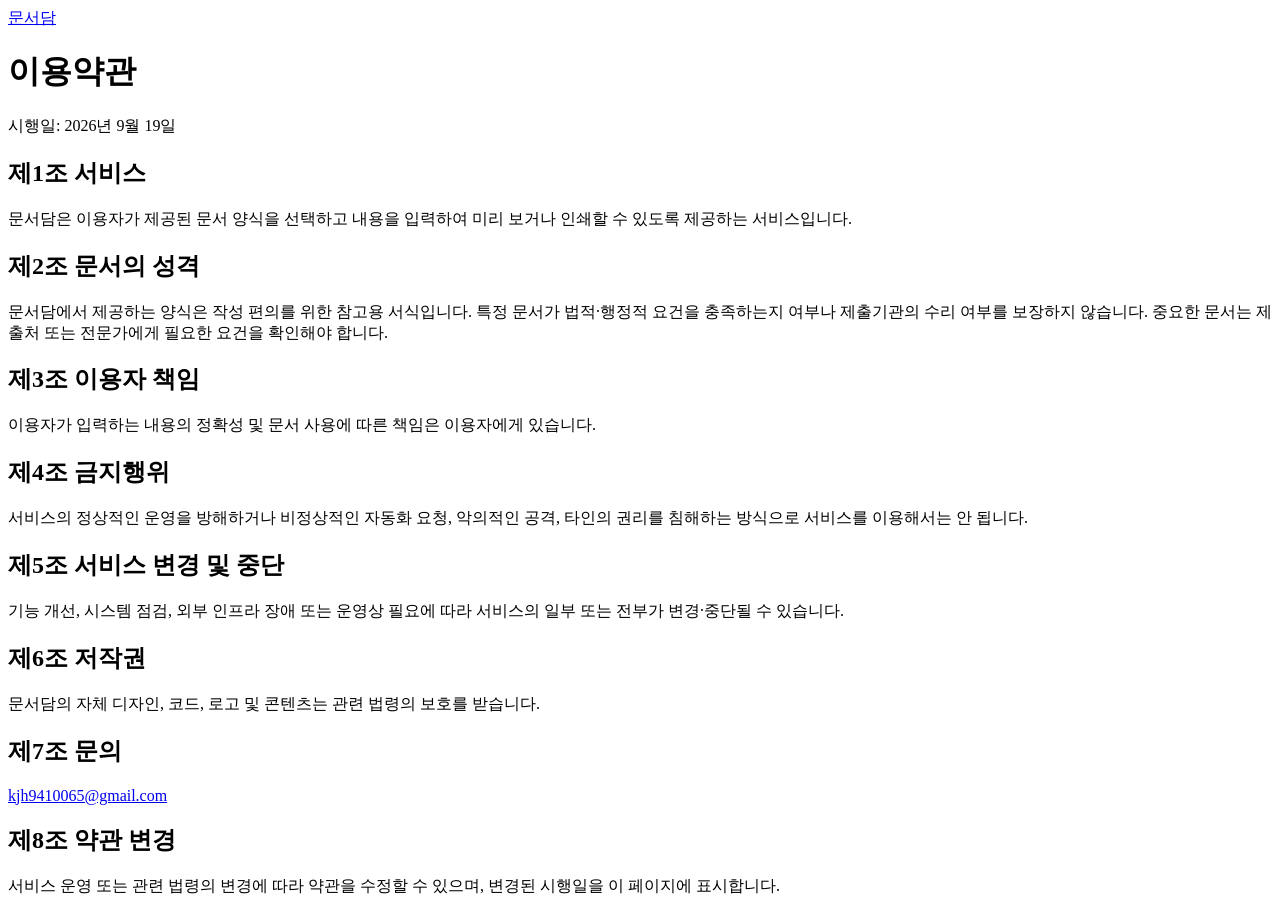
<file: terms.html>
<!doctype html><html lang="ko"><head><meta charset="utf-8"><meta name="viewport" content="width=device-width,initial-scale=1"><title>이용약관 | 문서담</title><link rel="canonical" href="https://munsudam.tcflick.com/terms"><meta name="description" content="문서담 이용약관"><link rel="icon" href="/favicon.svg" type="image/svg+xml"></head><body><main><a href="/">문서담</a><h1>이용약관</h1><p>시행일: 2026년 9월 19일</p>
<h2>제1조 서비스</h2><p>문서담은 이용자가 제공된 문서 양식을 선택하고 내용을 입력하여 미리 보거나 인쇄할 수 있도록 제공하는 서비스입니다.</p>
<h2>제2조 문서의 성격</h2><p>문서담에서 제공하는 양식은 작성 편의를 위한 참고용 서식입니다. 특정 문서가 법적·행정적 요건을 충족하는지 여부나 제출기관의 수리 여부를 보장하지 않습니다. 중요한 문서는 제출처 또는 전문가에게 필요한 요건을 확인해야 합니다.</p>
<h2>제3조 이용자 책임</h2><p>이용자가 입력하는 내용의 정확성 및 문서 사용에 따른 책임은 이용자에게 있습니다.</p>
<h2>제4조 금지행위</h2><p>서비스의 정상적인 운영을 방해하거나 비정상적인 자동화 요청, 악의적인 공격, 타인의 권리를 침해하는 방식으로 서비스를 이용해서는 안 됩니다.</p>
<h2>제5조 서비스 변경 및 중단</h2><p>기능 개선, 시스템 점검, 외부 인프라 장애 또는 운영상 필요에 따라 서비스의 일부 또는 전부가 변경·중단될 수 있습니다.</p>
<h2>제6조 저작권</h2><p>문서담의 자체 디자인, 코드, 로고 및 콘텐츠는 관련 법령의 보호를 받습니다.</p>
<h2>제7조 문의</h2><p><a href="mailto:kjh9410065@gmail.com">kjh9410065@gmail.com</a></p>
<h2>제8조 약관 변경</h2><p>서비스 운영 또는 관련 법령의 변경에 따라 약관을 수정할 수 있으며, 변경된 시행일을 이 페이지에 표시합니다.</p>
</main></body></html>
</file>
<file: style.css>
*{box-sizing:border-box}body{margin:0;font-family:-apple-system,BlinkMacSystemFont,"Noto Sans KR","Segoe UI",sans-serif;color:#202124;background:#f7f8fa}.wrap{max-width:1100px;margin:auto;padding:0 22px}.header{background:#fff;border-bottom:1px solid #e9eaee}.nav{height:68px;display:flex;align-items:center;gap:14px}.brand{font-size:23px;font-weight:800;color:#17181a;text-decoration:none}.tag{font-size:13px;color:#8a8f98}.theme-toggle{margin-left:auto;border:1px solid #dfe2e7;background:#fff;color:#30343a;border-radius:999px;padding:8px 13px;font-size:12px;font-weight:700;cursor:pointer}.hero{padding:70px 0 42px}.eyebrow{font-size:12px;font-weight:800;letter-spacing:.16em;color:#5965d8;margin:0 0 14px}.hero h1{font-size:42px;line-height:1.25;margin:0 0 16px;letter-spacing:-.04em}.hero h1 strong{font-weight:800}.hero p:not(.eyebrow){color:#69707c;line-height:1.7;margin:0}.toolbar{display:flex;gap:12px;align-items:center;margin-bottom:24px;flex-wrap:wrap}#search{width:320px;padding:13px 16px;border:1px solid #dfe2e7;border-radius:12px;background:#fff;font-size:14px;outline:none}.categories{display:flex;gap:7px;flex-wrap:wrap}.cat{border:1px solid #dfe2e7;background:#fff;border-radius:999px;padding:9px 14px;cursor:pointer;font-size:13px}.cat.active,.cat.active:hover{background:#fff;color:#202124;border-color:#dfe2e7}.dark .cat.active,.dark .cat.active:hover{background:#1c2027;color:#eef1f6;border-color:#353b46}.cards{display:grid;grid-template-columns:repeat(3,1fr);gap:15px;padding-bottom:60px}.card{background:#fff;border:1px solid #e5e7eb;border-radius:16px;padding:22px;cursor:pointer;transition:.15s}.card:hover{transform:translateY(-2px);box-shadow:0 8px 24px #0000000b}.card h2{font-size:18px;margin:0 0 8px}.card p{font-size:13px;color:#737983;margin:0;line-height:1.6}.badge{display:inline-block;font-size:11px;color:#5965d8;background:#eef0ff;padding:5px 8px;border-radius:6px;margin-bottom:15px}.editor{background:#fff;border:1px solid #e3e5e9;border-radius:18px;padding:28px;margin-bottom:60px}.editor h2{margin:0 0 5px;font-size:25px}.editor .desc{color:#777;font-size:13px;margin-bottom:24px}.formgrid{display:grid;grid-template-columns:1fr 1fr;gap:16px}.field label{display:block;font-size:13px;font-weight:700;margin-bottom:7px}.field input,.field textarea{width:100%;padding:12px;font-size:16px;border:1px solid #dfe2e7;border-radius:9px;font:inherit}.field textarea{min-height:100px;resize:vertical}.full{grid-column:1/-1}.actions{display:flex;gap:9px;margin-top:24px}.btn{border:0;border-radius:9px;padding:12px 18px;font-weight:700;cursor:pointer}.primary{background:#202124;color:white}.secondary{background:#eef0f2;color:#30343a}.hidden{display:none}footer{background:#fff;border-top:1px solid #e9eaee;color:#9297a0;font-size:12px;padding:25px 0}.footer-inner{display:flex;align-items:center;justify-content:space-between;gap:20px}.legal-links{display:flex;gap:14px}.legal-links button{border:0;background:none;padding:0;color:#737983;font:inherit;cursor:pointer;text-decoration:underline;text-underline-offset:3px}.legal-modal{position:fixed;inset:0;z-index:1000}.legal-backdrop{position:absolute;inset:0;background:#0008}.legal-panel{position:relative;width:min(720px,calc(100% - 32px));max-height:80vh;overflow:auto;margin:10vh auto;background:#fff;border-radius:18px;padding:32px;color:#202124;box-shadow:0 20px 60px #0005}.legal-panel h2{margin:0 0 22px;font-size:24px}.legal-panel h3{font-size:16px;margin:22px 0 8px}.legal-panel p,.legal-panel li{font-size:13px;line-height:1.8;color:#555}.legal-date{font-size:12px!important;color:#8a8f98!important}.legal-contact{display:inline-block;margin-top:8px;font-weight:700;color:#5965d8;text-decoration:none}.modal-open{overflow:hidden}.legal-panel ul{padding-left:20px}.legal-close{position:absolute;right:18px;top:14px;border:0;background:none;font-size:28px;cursor:pointer;color:#666}@media(max-width:700px) and (hover:none) and (pointer:coarse){.wrap{padding:0 16px}.nav{height:60px}.brand{font-size:20px}.tag{font-size:12px}.theme-toggle{padding:7px 10px}.hero{padding:45px 0 30px}.hero h1{font-size:32px}.hero p:not(.eyebrow){font-size:14px}.toolbar{gap:9px}.cards{grid-template-columns:1fr;gap:11px}.card{padding:18px}.formgrid{grid-template-columns:1fr;gap:13px}.full{grid-column:auto}#search{width:100%}.editor{padding:20px 16px;border-radius:14px}.actions{flex-direction:column}.btn{width:100%;min-height:46px}.footer-inner{align-items:flex-start;flex-direction:column}.legal-links{flex-wrap:wrap;gap:10px 14px}}body.dark{color:#eef1f6;background:#111318}.dark .header,.dark .editor,.dark footer{background:#181b21;border-color:#2b3039}.dark .brand{color:#f4f6fa}.dark .tag,.dark .hero p:not(.eyebrow),.dark .card p,.dark .editor .desc,.dark footer{color:#aeb5c0}.dark .hero h1{color:#f4f6fa}.dark #search,.dark .cat,.dark .card,.dark .field input,.dark .field textarea,.dark .theme-toggle{background:#1c2027;color:#eef1f6;border-color:#353b46}.dark #search::placeholder,.dark .field input::placeholder,.dark .field textarea::placeholder{color:#7f8794}.dark .primary{background:#f1f3f7;color:#15171b;border-color:#f1f3f7}.dark .card{border-color:#303640}.dark .badge{background:#252946;color:#9ca8ff}.dark .secondary{background:#2a2f38;color:#eef1f6}.dark .legal-panel{background:#181b21;color:#eef1f6}.dark .legal-panel p,.dark .legal-panel li{color:#b9c0cb}.dark .legal-links button{color:#aeb5c0}.dark .legal-contact{color:#9ca8ff}.dark .legal-close{color:#d5d9e0}@media(min-width:701px){html{min-width:1100px}body{min-width:1100px;overflow-x:auto}.wrap{min-width:0;max-width:1100px;margin-left:auto;margin-right:auto}}
/* 광고를 나중에 실제 광고 코드로 교체할 수 있는 공용 영역입니다. */
.ad-slot{width:100%;min-height:90px;margin:0 0 28px;border:1px solid #e5e7eb;border-radius:12px;background:#fff;display:flex;align-items:center;justify-content:center;color:#a0a5ad;font-size:11px;letter-spacing:.08em}.ad-top{max-width:100%;}.dark .ad-slot{background:#181b21;border-color:#303640;color:#7f8794}@media(max-width:700px) and (hover:none) and (pointer:coarse){.ad-slot{min-height:70px;margin-bottom:20px;border-radius:10px}}
/* 작성 화면에서 문서 목록으로 돌아가기 버튼을 위한 스타일입니다. */
.editor-back{margin-bottom:18px}
/* 필수 입력 항목을 시각적으로 표시합니다. */
.required-mark{color:#d64545;margin-left:3px}
/* 입력 오류 메시지를 강조합니다. */
.form-error{display:none;margin-top:10px;color:#c0392b;font-size:13px;font-weight:700}
.form-error.show{display:block}
.dark .form-error{color:#ff8f8f}

/* 전체 UI의 키보드 접근성과 터치 조작을 보강합니다. */
button:focus-visible,input:focus-visible,textarea:focus-visible,a:focus-visible{outline:3px solid #5965d8;outline-offset:2px}
.empty{grid-column:1/-1;text-align:center;padding:55px 20px;border:1px dashed #d9dde4;border-radius:16px;background:#fff;color:#737983}
.empty strong{display:block;color:#30343a;font-size:16px;margin-bottom:7px}
.empty p{margin:0 0 18px;font-size:13px}
.dark .empty{background:#181b21;border-color:#353b46;color:#aeb5c0}
.dark .empty strong{color:#eef1f6}
@media(max-width:700px) and (hover:none) and (pointer:coarse){
  .cat,.btn,.theme-toggle,.legal-links button{min-height:44px}
  .categories{gap:7px}
  .legal-panel{padding:24px 20px}
}

/* 작성 화면 버튼을 화면 크기에 맞게 배치합니다. */
.actions{display:flex;flex-wrap:wrap;gap:10px}
@media(max-width:700px) and (hover:none) and (pointer:coarse){
  .actions .btn{flex:1 1 100%}
  .cat,.btn,.theme-toggle,.legal-links button{min-height:44px}
}

/* 키보드로 선택한 문서와 입력 필드를 명확하게 표시합니다. */
.card:focus-visible,button:focus-visible{outline:3px solid #6366f1;outline-offset:3px}

/* 검색엔진도 접근할 수 있는 법적 안내 링크: 기존 버튼과 동일한 외관 유지 */
.legal-links a{display:inline-flex;align-items:center;border:0;background:none;padding:0;color:#737983;font:inherit;cursor:pointer;text-decoration:underline;text-underline-offset:3px}
.dark .legal-links a{color:#aeb5c0}
@media(max-width:700px) and (hover:none) and (pointer:coarse){.legal-links a{min-height:44px}}
</file>
